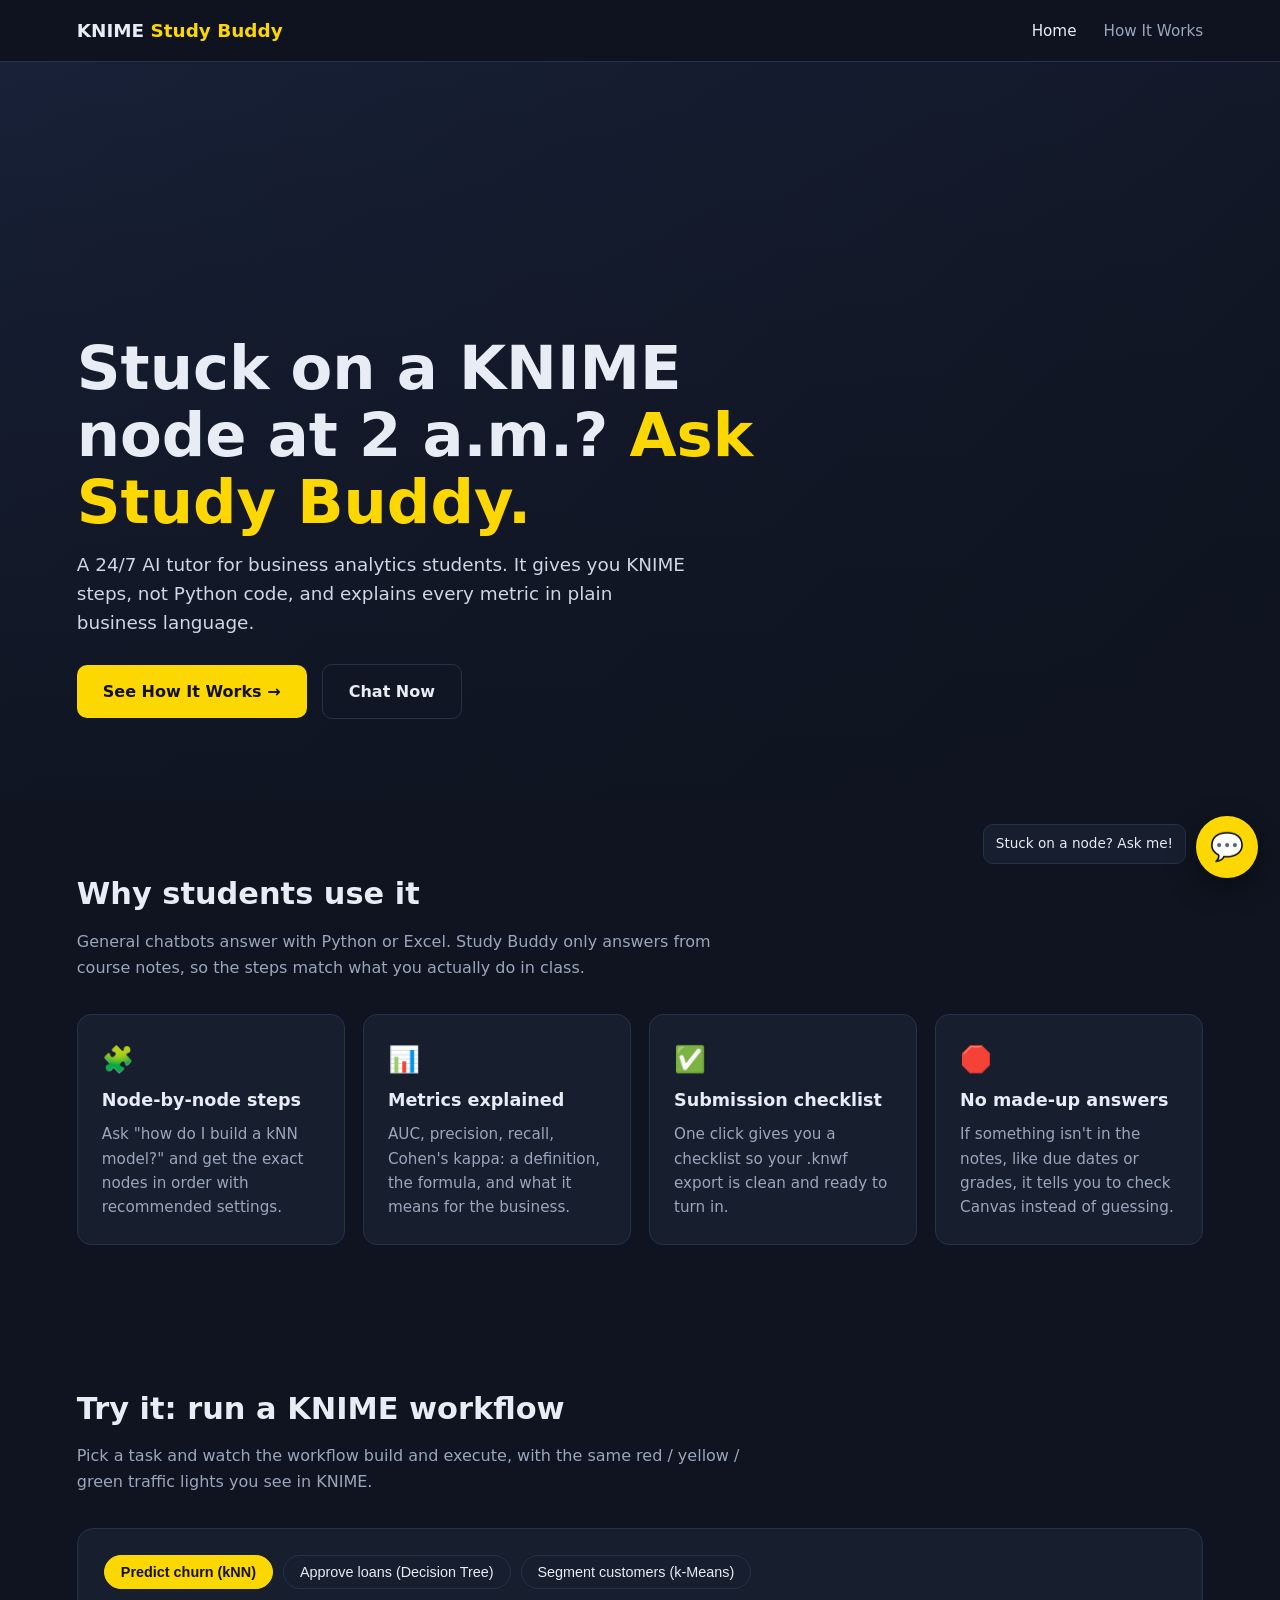
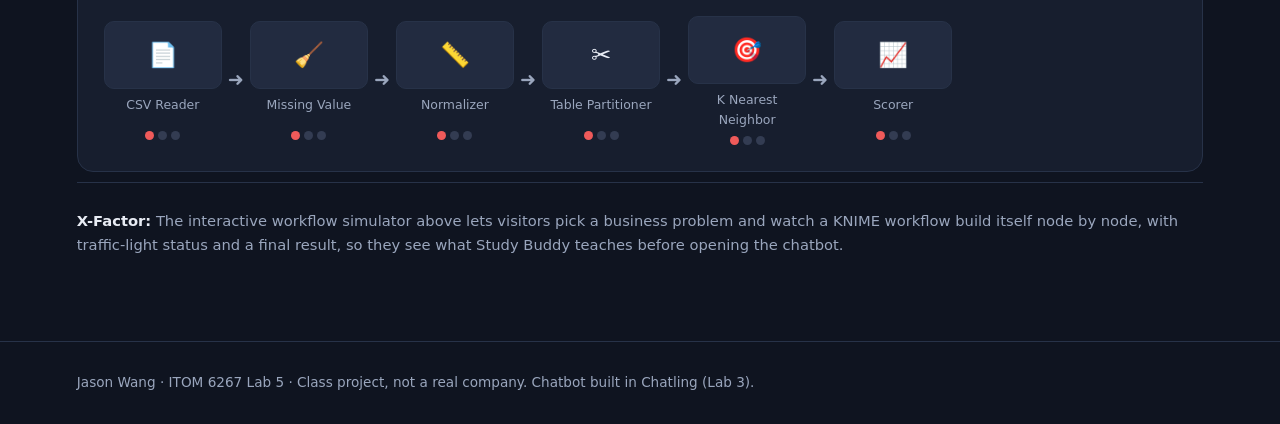
<file: index.html>
<!DOCTYPE html>
<html lang="en">
<head>
  <meta charset="UTF-8">
  <meta name="viewport" content="width=device-width, initial-scale=1.0">
  <title>KNIME Study Buddy</title>
  <link rel="stylesheet" href="style.css">
</head>
<body>

<nav>
  <a class="logo" href="index.html">KNIME <span>Study Buddy</span></a>
  <div class="links">
    <a class="active" href="index.html">Home</a>
    <a href="about.html">How It Works</a>
  </div>
</nav>

<!-- AI-generated video: autoplays on a loop (muted + playsinline so browsers allow autoplay) -->
<header class="hero">
  <video autoplay muted loop playsinline preload="auto">
    <source src="video.mp4?v=2" type="video/mp4">
  </video>
  <div class="hero-text">
    <h1>Stuck on a KNIME node at 2 a.m.? <span>Ask Study Buddy.</span></h1>
    <p>A 24/7 AI tutor for business analytics students. It gives you KNIME steps, not Python code, and explains every metric in plain business language.</p>
    <div>
      <a class="btn" href="about.html">See How It Works &rarr;</a>
      <a class="btn ghost" href="#" data-open-chat>Chat Now</a>
    </div>
  </div>
</header>

<section>
  <h2>Why students use it</h2>
  <p class="sub">General chatbots answer with Python or Excel. Study Buddy only answers from course notes, so the steps match what you actually do in class.</p>
  <div class="cards">
    <div class="card"><div class="icon">🧩</div><h3>Node-by-node steps</h3><p>Ask "how do I build a kNN model?" and get the exact nodes in order with recommended settings.</p></div>
    <div class="card"><div class="icon">📊</div><h3>Metrics explained</h3><p>AUC, precision, recall, Cohen's kappa: a definition, the formula, and what it means for the business.</p></div>
    <div class="card"><div class="icon">✅</div><h3>Submission checklist</h3><p>One click gives you a checklist so your .knwf export is clean and ready to turn in.</p></div>
    <div class="card"><div class="icon">🛑</div><h3>No made-up answers</h3><p>If something isn't in the notes, like due dates or grades, it tells you to check Canvas instead of guessing.</p></div>
  </div>
</section>

<!-- X-FACTOR: interactive KNIME workflow simulator -->
<section>
  <h2>Try it: run a KNIME workflow</h2>
  <p class="sub">Pick a task and watch the workflow build and execute, with the same red / yellow / green traffic lights you see in KNIME.</p>
  <div class="sim">
    <div class="sim-controls" id="tasks"></div>
    <div class="flow" id="flow"></div>
    <div class="result" id="result"></div>
  </div>

  <p class="xfactor"><b>X-Factor:</b> The interactive workflow simulator above lets visitors pick a business problem and watch a KNIME workflow build itself node by node, with traffic-light status and a final result, so they see what Study Buddy teaches before opening the chatbot.</p>
</section>

<footer>Jason Wang &middot; ITOM 6267 Lab 5 &middot; Class project, not a real company. Chatbot built in Chatling (Lab 3).</footer>

<script src="chat.js"></script>
<script>
const TASKS = {
  "Predict churn (kNN)": {
    nodes: [["📄","CSV Reader"],["🧹","Missing Value"],["📏","Normalizer"],["✂️","Table Partitioner"],["🎯","K Nearest Neighbor"],["📈","Scorer"]],
    result: "Done! Accuracy 0.86, AUC 0.84. Study Buddy tip: churners are only 15% of customers, so check recall, not just accuracy."
  },
  "Approve loans (Decision Tree)": {
    nodes: [["📄","CSV Reader"],["🔢","Number To String"],["✂️","Table Partitioner"],["🌳","Decision Tree Learner"],["🔮","Decision Tree Predictor"],["📈","Scorer"]],
    result: "Done! Accuracy 0.81. Study Buddy tip: the top split is credit history, which is the easiest rule to explain to a loan manager."
  },
  "Segment customers (k-Means)": {
    nodes: [["📄","CSV Reader"],["🧽","Column Filter"],["📏","Normalizer"],["🎛️","k-Means"],["🧮","GroupBy"],["🎨","Scatter Plot"]],
    result: "Done! 4 segments found. Study Buddy tip: name each cluster by its averages (e.g. \"high spend, low visits\") so marketing can act on it."
  }
};

const tasksEl = document.getElementById("tasks");
const flowEl = document.getElementById("flow");
const resultEl = document.getElementById("result");
let timers = [];

function run(name) {
  timers.forEach(clearTimeout); timers = [];
  [...tasksEl.children].forEach(b => b.classList.toggle("on", b.textContent === name));
  flowEl.innerHTML = ""; resultEl.className = "result";
  const t = TASKS[name];
  const nodes = t.nodes.map(([icon, label], i) => {
    if (i) { const a = document.createElement("span"); a.className = "arrow"; a.textContent = "➜"; flowEl.append(a); }
    const n = document.createElement("div");
    n.className = "node idle";
    n.innerHTML = `<div class="box">${icon}</div><div class="name">${label}</div><div class="light"><i></i><i></i><i></i></div>`;
    flowEl.append(n);
    return n;
  });
  // 1) nodes appear one by one (red = not configured)
  nodes.forEach((n, i) => timers.push(setTimeout(() => {
    n.classList.add("show");
    if (n.previousElementSibling) n.previousElementSibling.classList.add("show");
  }, i * 250)));
  // 2) execute: yellow then green, left to right
  const start = nodes.length * 250 + 300;
  nodes.forEach((n, i) => {
    timers.push(setTimeout(() => n.className = "node show run", start + i * 550));
    timers.push(setTimeout(() => n.className = "node show done", start + i * 550 + 450));
  });
  timers.push(setTimeout(() => { resultEl.textContent = t.result; resultEl.className = "result show"; }, start + nodes.length * 550 + 300));
}

Object.keys(TASKS).forEach(name => {
  const b = document.createElement("button");
  b.className = "chip"; b.textContent = name; b.onclick = () => run(name);
  tasksEl.append(b);
});
run(Object.keys(TASKS)[0]);
</script>
</body>
</html>
</file>
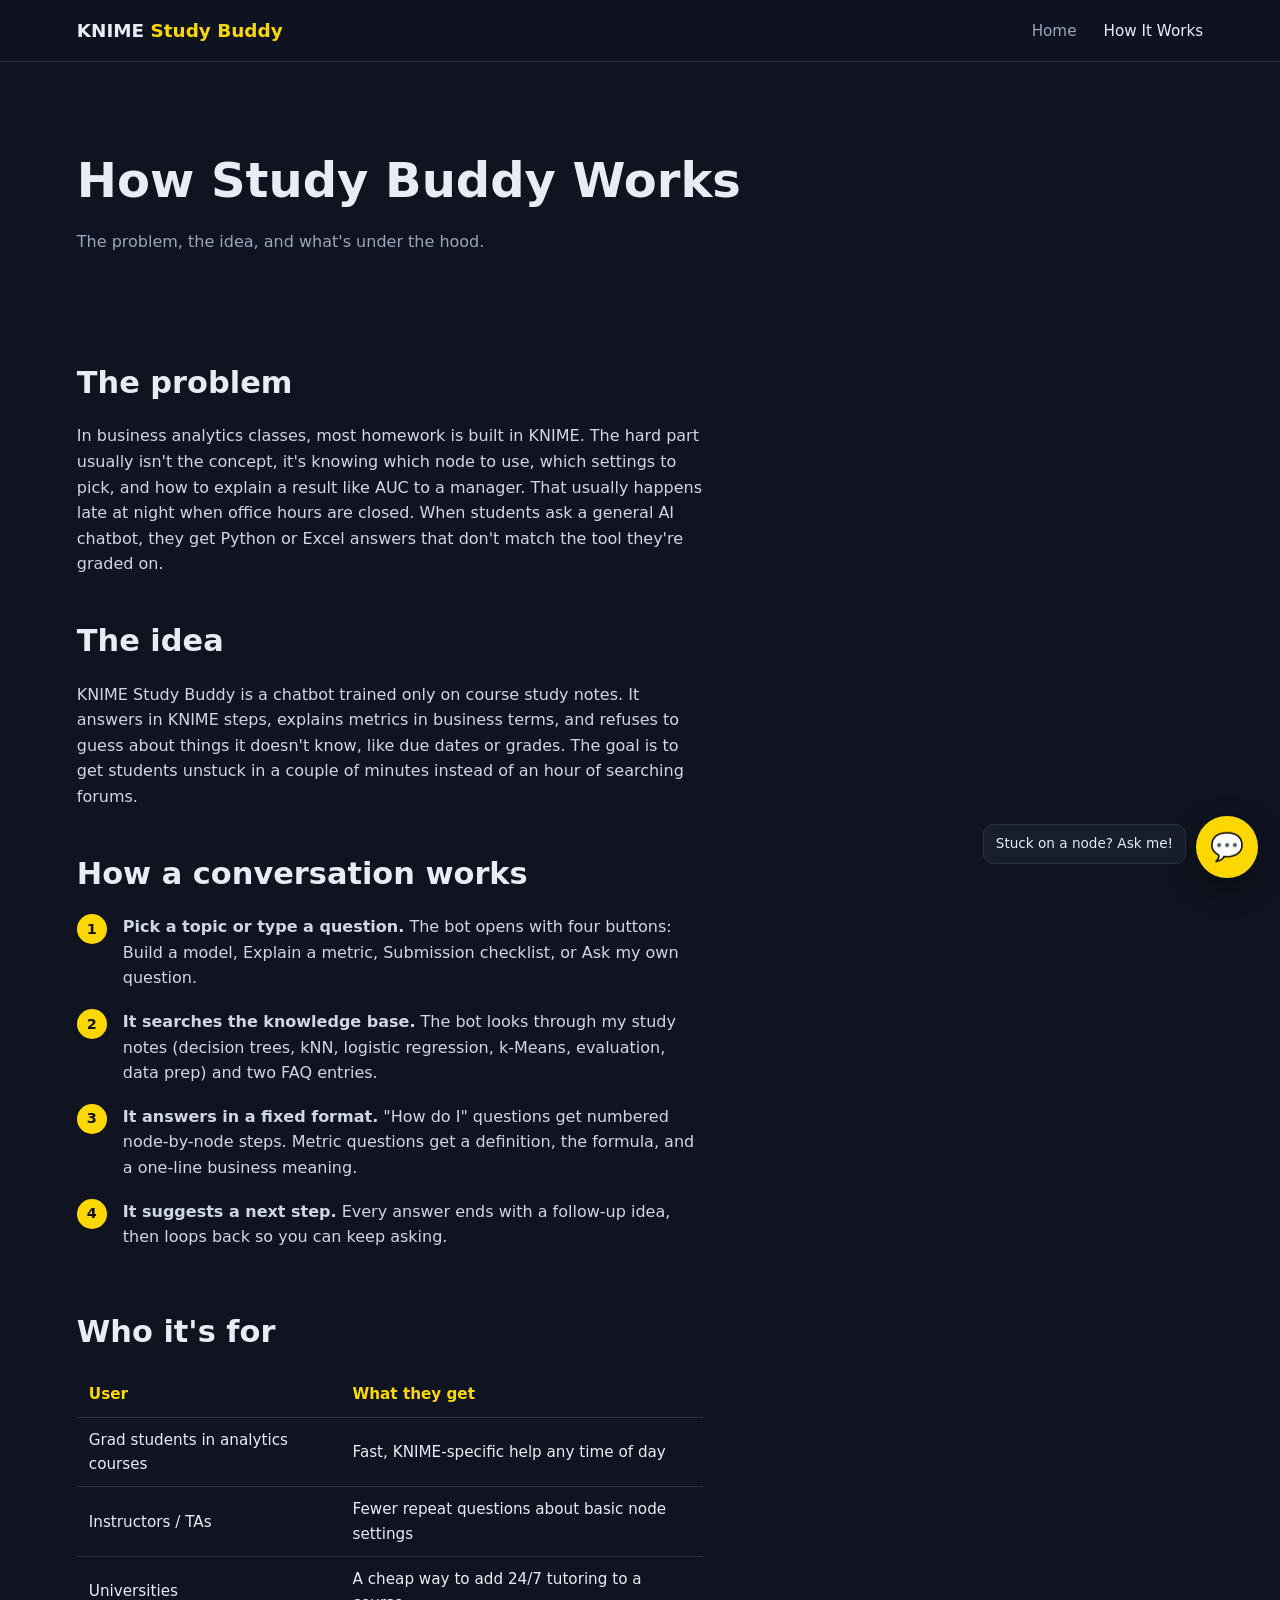
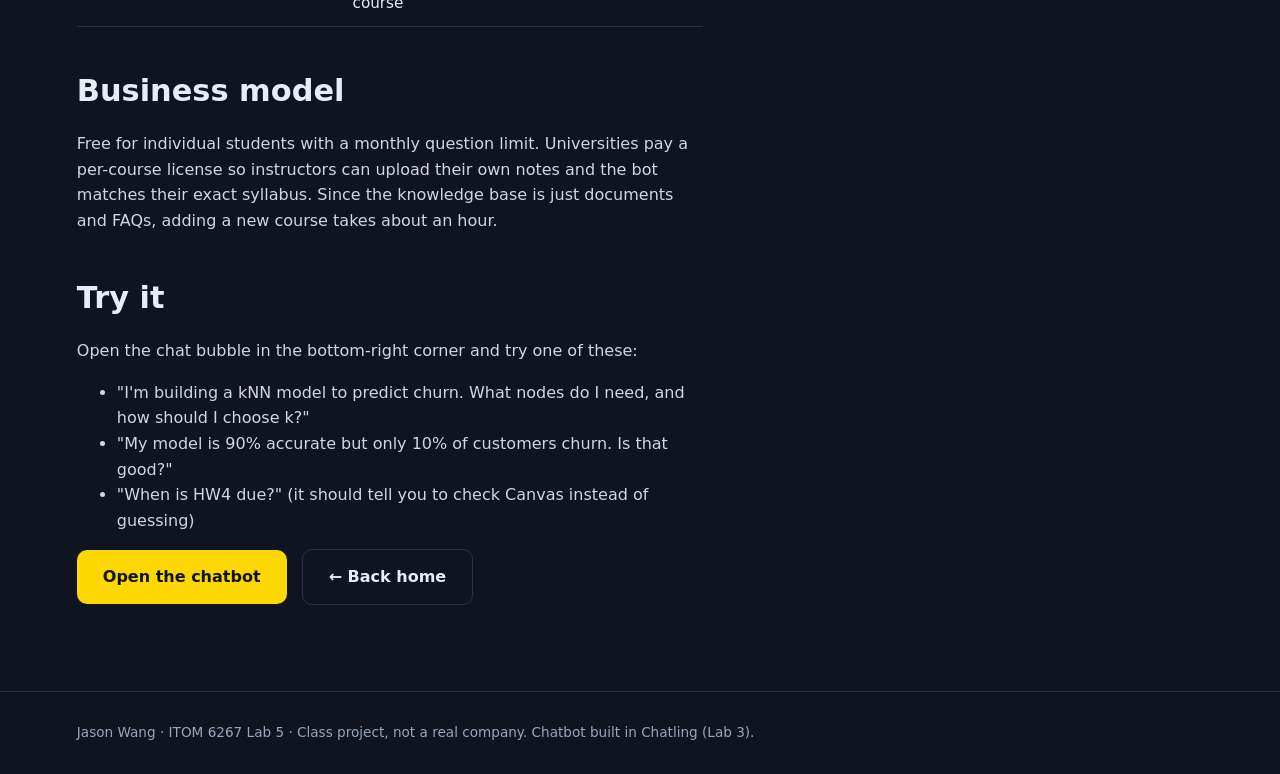
<file: about.html>
<!DOCTYPE html>
<html lang="en">
<head>
  <meta charset="UTF-8">
  <meta name="viewport" content="width=device-width, initial-scale=1.0">
  <title>How It Works | KNIME Study Buddy</title>
  <link rel="stylesheet" href="style.css">
</head>
<body>

<nav>
  <a class="logo" href="index.html">KNIME <span>Study Buddy</span></a>
  <div class="links">
    <a href="index.html">Home</a>
    <a class="active" href="about.html">How It Works</a>
  </div>
</nav>

<div class="page-head">
  <h1>How Study Buddy Works</h1>
  <p class="sub">The problem, the idea, and what's under the hood.</p>
</div>

<section class="prose" style="padding-top:0">
  <h2>The problem</h2>
  <p>In business analytics classes, most homework is built in KNIME. The hard part usually isn't the concept, it's knowing which node to use, which settings to pick, and how to explain a result like AUC to a manager. That usually happens late at night when office hours are closed. When students ask a general AI chatbot, they get Python or Excel answers that don't match the tool they're graded on.</p>

  <h2>The idea</h2>
  <p>KNIME Study Buddy is a chatbot trained only on course study notes. It answers in KNIME steps, explains metrics in business terms, and refuses to guess about things it doesn't know, like due dates or grades. The goal is to get students unstuck in a couple of minutes instead of an hour of searching forums.</p>

  <h2>How a conversation works</h2>
  <ol class="steps">
    <li><b>Pick a topic or type a question.</b> The bot opens with four buttons: Build a model, Explain a metric, Submission checklist, or Ask my own question.</li>
    <li><b>It searches the knowledge base.</b> The bot looks through my study notes (decision trees, kNN, logistic regression, k-Means, evaluation, data prep) and two FAQ entries.</li>
    <li><b>It answers in a fixed format.</b> "How do I" questions get numbered node-by-node steps. Metric questions get a definition, the formula, and a one-line business meaning.</li>
    <li><b>It suggests a next step.</b> Every answer ends with a follow-up idea, then loops back so you can keep asking.</li>
  </ol>

  <h2>Who it's for</h2>
  <table>
    <tr><th>User</th><th>What they get</th></tr>
    <tr><td>Grad students in analytics courses</td><td>Fast, KNIME-specific help any time of day</td></tr>
    <tr><td>Instructors / TAs</td><td>Fewer repeat questions about basic node settings</td></tr>
    <tr><td>Universities</td><td>A cheap way to add 24/7 tutoring to a course</td></tr>
  </table>

  <h2>Business model</h2>
  <p>Free for individual students with a monthly question limit. Universities pay a per-course license so instructors can upload their own notes and the bot matches their exact syllabus. Since the knowledge base is just documents and FAQs, adding a new course takes about an hour.</p>

  <h2>Try it</h2>
  <p>Open the chat bubble in the bottom-right corner and try one of these:</p>
  <ul>
    <li>"I'm building a kNN model to predict churn. What nodes do I need, and how should I choose k?"</li>
    <li>"My model is 90% accurate but only 10% of customers churn. Is that good?"</li>
    <li>"When is HW4 due?" (it should tell you to check Canvas instead of guessing)</li>
  </ul>
  <p><a class="btn" href="#" data-open-chat>Open the chatbot</a> <a class="btn ghost" href="index.html">&larr; Back home</a></p>
</section>

<footer>Jason Wang &middot; ITOM 6267 Lab 5 &middot; Class project, not a real company. Chatbot built in Chatling (Lab 3).</footer>

<script src="chat.js"></script>
</body>
</html>
</file>
<file: style.css>
:root {
  --bg: #0f1420;
  --panel: #171e2e;
  --text: #e8ecf4;
  --muted: #9aa6bd;
  --accent: #fdd800;      /* KNIME yellow */
  --green: #3ccf7a;
  --red: #ef5a5a;
  --line: #273248;
}

* { box-sizing: border-box; }

body {
  margin: 0;
  font-family: "Inter", system-ui, -apple-system, Segoe UI, Roboto, sans-serif;
  background: var(--bg);
  color: var(--text);
  line-height: 1.6;
}

a { color: var(--accent); }

/* ---------- nav ---------- */
nav {
  display: flex; justify-content: space-between; align-items: center;
  padding: 16px 6vw; border-bottom: 1px solid var(--line);
  position: sticky; top: 0; background: rgba(15,20,32,.92); backdrop-filter: blur(6px); z-index: 10;
}
.logo { font-weight: 800; font-size: 1.15rem; color: var(--text); text-decoration: none; }
.logo span { color: var(--accent); }
nav .links a { color: var(--muted); text-decoration: none; margin-left: 22px; font-size: .95rem; }
nav .links a:hover, nav .links a.active { color: var(--text); }

/* ---------- hero with video ---------- */
.hero { position: relative; height: 82vh; min-height: 460px; overflow: hidden; }
.hero video {
  position: absolute; inset: 0; width: 100%; height: 100%; object-fit: cover;
  background: linear-gradient(135deg, #1b2540, #0f1420);
}
.hero::after { content: ""; position: absolute; inset: 0; background: linear-gradient(180deg, rgba(15,20,32,.25), rgba(15,20,32,.85)); }
.hero-text { position: relative; z-index: 2; height: 100%; display: flex; flex-direction: column; justify-content: flex-end; padding: 0 6vw 9vh; max-width: 900px; }
.hero h1 { font-size: clamp(2.2rem, 5vw, 3.8rem); line-height: 1.1; margin: 0 0 14px; }
.hero h1 span { color: var(--accent); }
.hero p { font-size: 1.15rem; color: #cfd6e4; margin: 0 0 26px; max-width: 620px; }

.btn {
  display: inline-block; background: var(--accent); color: #111; font-weight: 700;
  padding: 14px 26px; border-radius: 10px; text-decoration: none; border: 0; cursor: pointer; font-size: 1rem;
  transition: transform .15s, box-shadow .15s;
}
.btn:hover { transform: translateY(-2px); box-shadow: 0 8px 24px rgba(253,216,0,.25); }
.btn.ghost { background: transparent; color: var(--text); border: 1px solid var(--line); margin-left: 10px; }

/* ---------- sections ---------- */
section { padding: 70px 6vw; }
section h2 { font-size: 1.9rem; margin: 0 0 10px; }
.sub { color: var(--muted); margin: 0 0 34px; max-width: 680px; }

.cards { display: grid; grid-template-columns: repeat(auto-fit, minmax(230px, 1fr)); gap: 18px; }
.card { background: var(--panel); border: 1px solid var(--line); border-radius: 14px; padding: 24px; }
.card h3 { margin: 6px 0 8px; font-size: 1.1rem; }
.card p { margin: 0; color: var(--muted); font-size: .95rem; }
.icon { font-size: 1.6rem; }

/* ---------- X-factor: workflow simulator ---------- */
.sim { background: var(--panel); border: 1px solid var(--line); border-radius: 16px; padding: 26px; }
.sim-controls { display: flex; flex-wrap: wrap; gap: 10px; margin-bottom: 26px; }
.chip { background: transparent; color: var(--text); border: 1px solid var(--line); border-radius: 999px; padding: 8px 16px; cursor: pointer; font-size: .9rem; }
.chip.on { background: var(--accent); color: #111; border-color: var(--accent); font-weight: 700; }
.flow { display: flex; align-items: center; flex-wrap: wrap; gap: 6px; min-height: 130px; }
.node { width: 118px; text-align: center; opacity: 0; transform: translateY(10px); transition: all .35s; }
.node.show { opacity: 1; transform: none; }
.node .box { background: #222b40; border: 1px solid var(--line); border-radius: 10px; padding: 14px 6px; font-size: 1.5rem; }
.node .name { font-size: .78rem; margin-top: 6px; color: var(--muted); min-height: 2.4em; }
.light { display: flex; justify-content: center; gap: 4px; margin-top: 6px; }
.light i { width: 9px; height: 9px; border-radius: 50%; background: #333c52; }
.node.idle .light i:nth-child(1) { background: var(--red); }
.node.run .light i:nth-child(2) { background: var(--accent); }
.node.done .light i:nth-child(3) { background: var(--green); }
.arrow { color: var(--muted); font-size: 1.2rem; opacity: 0; transition: opacity .35s; }
.arrow.show { opacity: 1; }
.result { margin-top: 22px; padding: 16px 18px; border-left: 4px solid var(--green); background: #12291f; border-radius: 8px; display: none; }
.result.show { display: block; animation: fade .4s; }
@keyframes fade { from { opacity: 0; } to { opacity: 1; } }

.xfactor { color: var(--muted); font-size: .92rem; border-top: 1px solid var(--line); padding-top: 26px; margin-top: 10px; }
.xfactor b { color: var(--text); }

/* ---------- about page ---------- */
.page-head { padding: 80px 6vw 30px; }
.page-head h1 { font-size: clamp(2rem, 4vw, 3rem); margin: 0 0 10px; }
.prose { max-width: 780px; }
.prose p, .prose li { color: #cfd6e4; }
.prose h2 { margin-top: 40px; }
.steps { counter-reset: s; list-style: none; padding: 0; }
.steps li { counter-increment: s; position: relative; padding: 0 0 18px 46px; }
.steps li::before { content: counter(s); position: absolute; left: 0; top: 0; width: 30px; height: 30px; border-radius: 50%; background: var(--accent); color: #111; font-weight: 800; display: grid; place-items: center; font-size: .9rem; }
table { border-collapse: collapse; width: 100%; margin: 16px 0; font-size: .95rem; }
th, td { text-align: left; padding: 10px 12px; border-bottom: 1px solid var(--line); }
th { color: var(--accent); }

footer { padding: 30px 6vw; color: var(--muted); font-size: .85rem; border-top: 1px solid var(--line); }

/* ---------- chatbot widget ---------- */
.chat-launcher {
  position: fixed; right: 22px; bottom: 22px; z-index: 50;
  width: 62px; height: 62px; border-radius: 50%; border: 0; cursor: pointer;
  background: var(--accent); color: #111; font-size: 1.7rem; box-shadow: 0 10px 30px rgba(0,0,0,.4);
  animation: pulse 2.4s infinite;
}
@keyframes pulse { 0%,100% { box-shadow: 0 0 0 0 rgba(253,216,0,.5); } 50% { box-shadow: 0 0 0 12px rgba(253,216,0,0); } }
.chat-panel {
  position: fixed; right: 22px; bottom: 96px; z-index: 50;
  width: min(390px, calc(100vw - 32px)); height: min(600px, calc(100vh - 130px));
  background: #fff; border-radius: 16px; overflow: hidden; box-shadow: 0 20px 50px rgba(0,0,0,.5);
  display: none; flex-direction: column;
}
.chat-panel.open { display: flex; }
.chat-panel header { background: #111; color: #fff; padding: 12px 16px; display: flex; justify-content: space-between; align-items: center; font-weight: 700; font-size: .95rem; }
.chat-panel header button { background: none; border: 0; color: #fff; font-size: 1.3rem; cursor: pointer; }
.chat-panel iframe { flex: 1; width: 100%; border: 0; }
.chat-hint { position: fixed; right: 94px; bottom: 36px; z-index: 49; background: var(--panel); border: 1px solid var(--line); padding: 8px 12px; border-radius: 10px; font-size: .85rem; color: var(--text); }

@media (max-width: 640px) {
  nav .links a { margin-left: 14px; }
  .btn.ghost { margin: 10px 0 0; }
  .chat-hint { display: none; }
}
</file>
